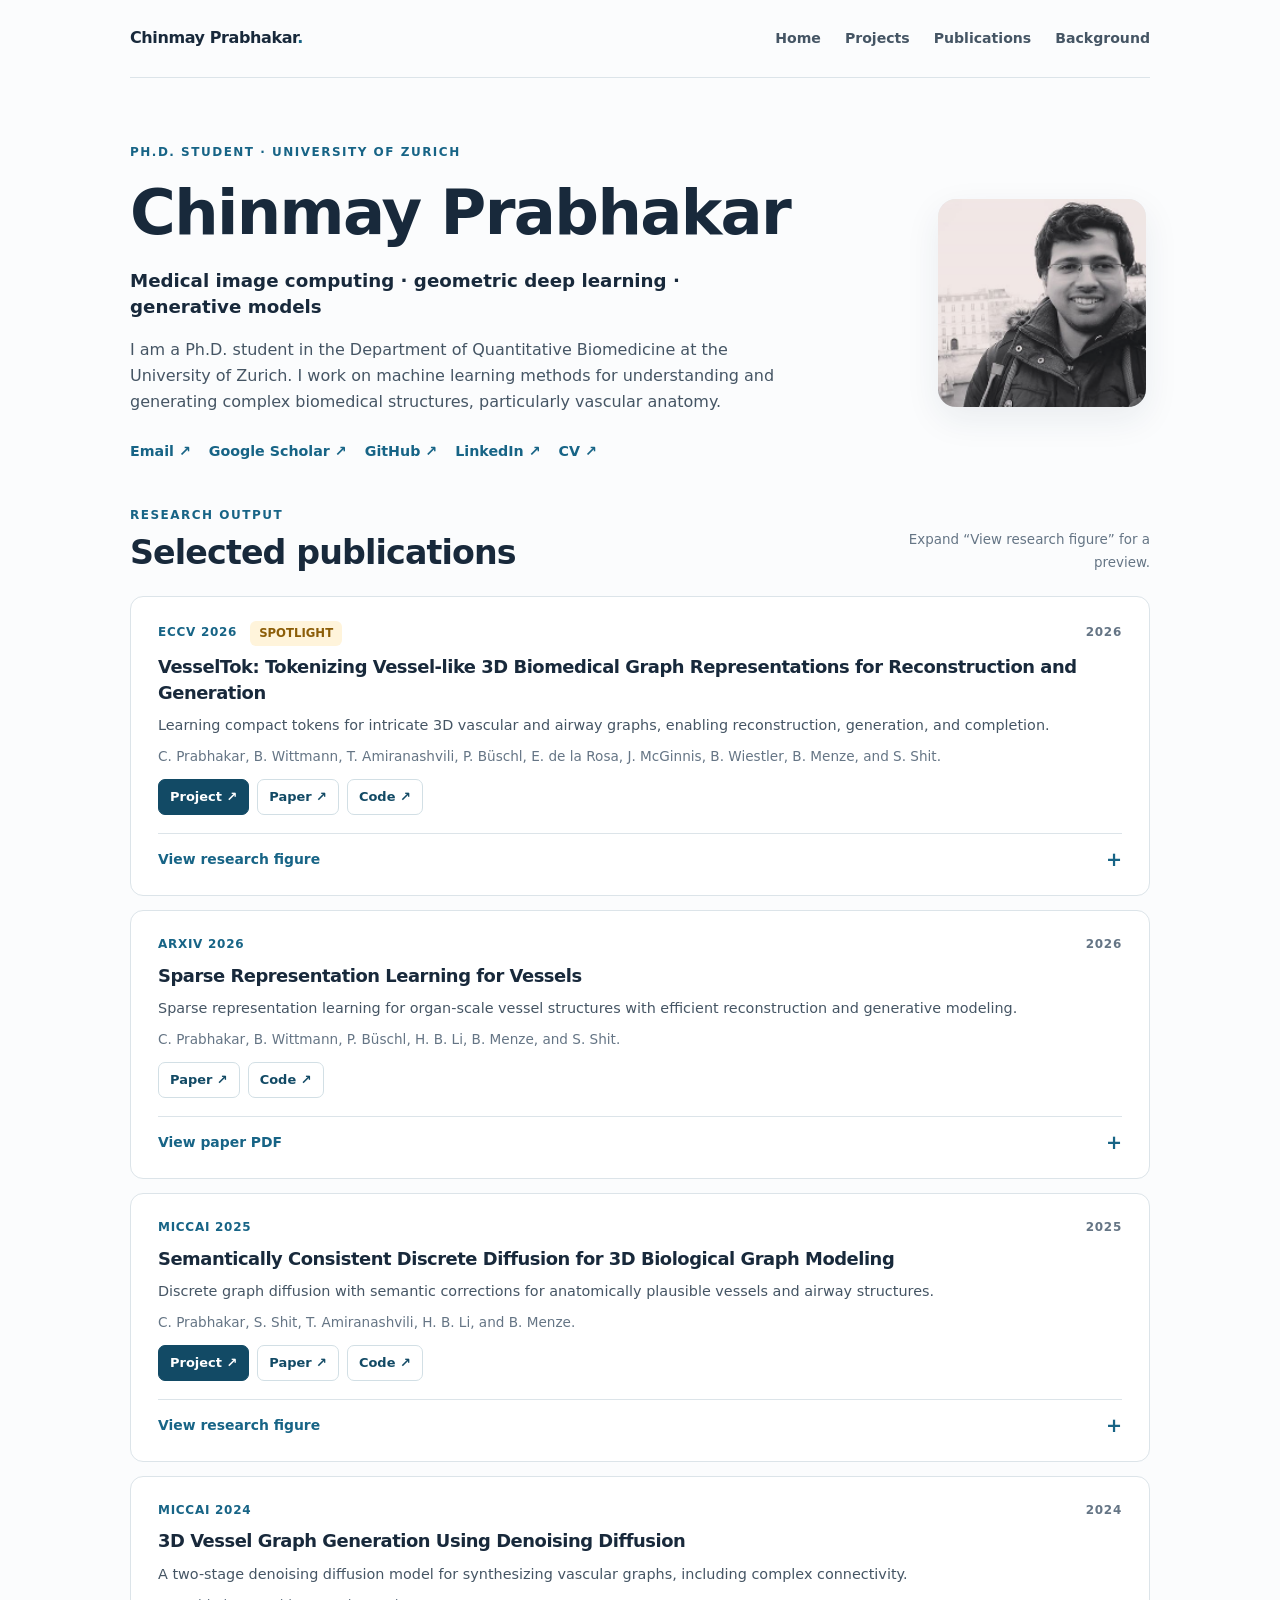
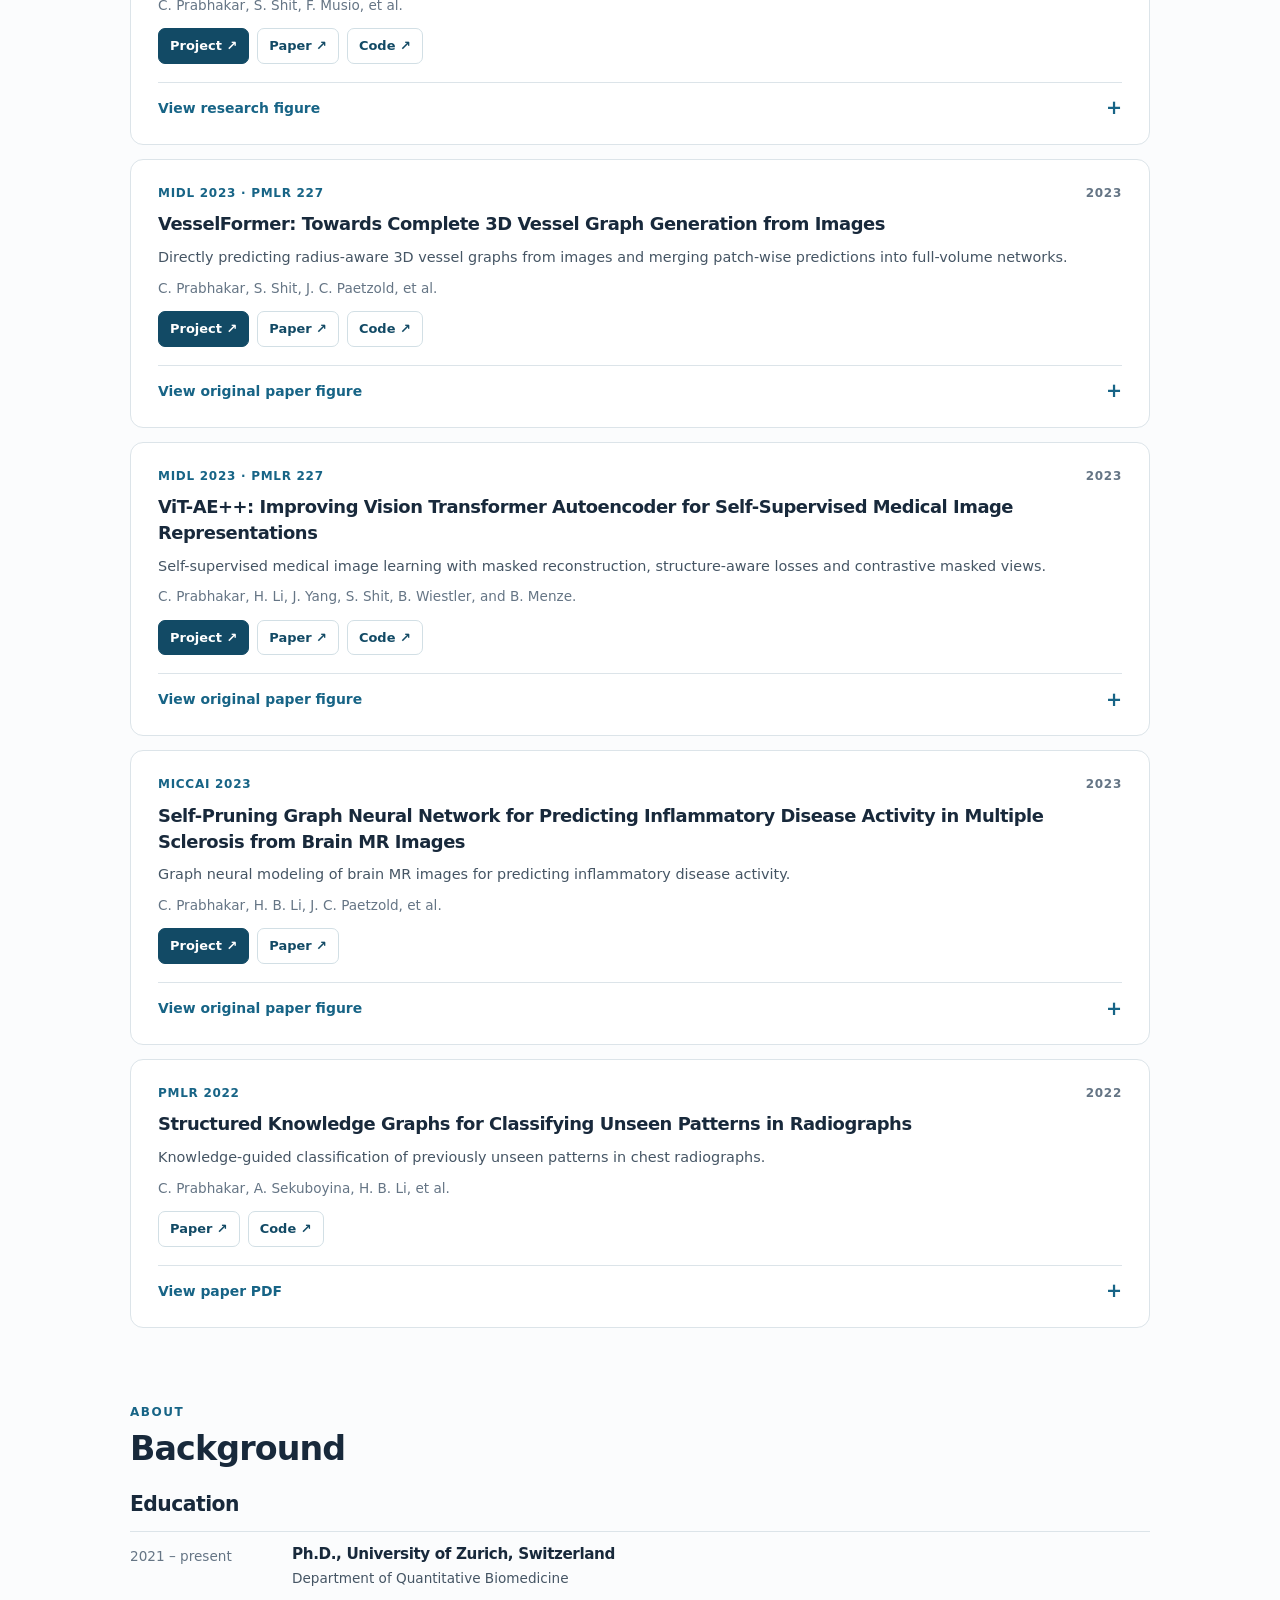
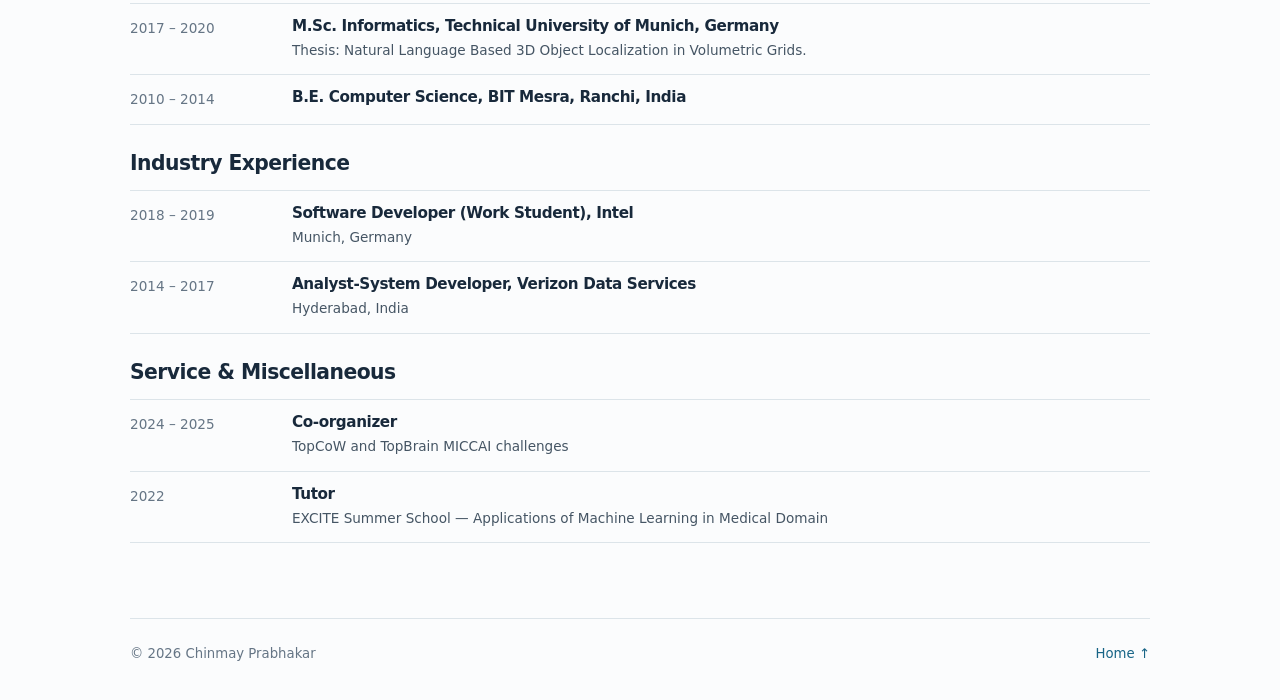
<file: index.html>
<!DOCTYPE html>

<html lang="en"><head><meta charset="utf-8"/><meta content="width=device-width, initial-scale=1" name="viewport"/><meta content="#f9fafb" name="theme-color"/><meta content="Research in medical image computing, vessel representation learning, generative modeling and geometric deep learning." name="description"/><title>Chinmay Prabhakar | Research</title><link href="style.css?v=20261014originalfigures" rel="stylesheet"/></head><body><nav aria-label="Main navigation" class="nav wrap"><a class="brand" href="index.html">Chinmay Prabhakar<span class="brand-dot">.</span></a><div class="nav-links"><a href="index.html">Home</a><a href="projects/index.html">Projects</a><a href="#publications">Publications</a><a href="#background">Background</a></div></nav><main class="wrap"><header class="hero" id="top"><div class="hero-copy"><div class="eyebrow">Ph.D. Student · University of Zurich</div><h1>Chinmay Prabhakar</h1><p class="hero-tagline">Medical image computing · geometric deep learning · generative models</p><p>I am a Ph.D. student in the Department of Quantitative Biomedicine at the University of Zurich. I work on machine learning methods for understanding and generating complex biomedical structures, particularly vascular anatomy.</p><div class="profile-links"><a href="mailto:chinmay.prabhakar@uzh.ch">Email ↗</a><a href="https://scholar.google.com/citations?user=RDR0FjUAAAAJ&amp;hl=en" rel="noopener noreferrer" target="_blank">Google Scholar ↗</a><a href="https://github.com/chinmay5" rel="noopener noreferrer" target="_blank">GitHub ↗</a><a href="https://www.linkedin.com/in/chinmay-prabhakar-0b792389/" rel="noopener noreferrer" target="_blank">LinkedIn ↗</a><a href="assets/cv.pdf" rel="noopener noreferrer" target="_blank">CV ↗</a></div></div><div class="portrait"><img alt="Portrait of Chinmay Prabhakar" height="208" src="assets/profile.png" width="208"/><div aria-hidden="true" class="portrait-initials">CP</div></div></header>
<section class="section" id="publications"><div class="section-heading"><div><p class="kicker">Research output</p><h2>Selected publications</h2></div><p class="section-aside">Expand “View research figure” for a preview.</p></div><div class="publication-list"><article class="publication" id="paper-0"><div class="pub-meta"><span>ECCV 2026</span><span class="highlight-label">Spotlight</span><span class="pub-year">2026</span></div><h3><a href="projects/vesseltok/index.html">VesselTok: Tokenizing Vessel-like 3D Biomedical Graph Representations for Reconstruction and Generation</a></h3><p class="pub-description">Learning compact tokens for intricate 3D vascular and airway graphs, enabling reconstruction, generation, and completion.</p><p class="authors">C. Prabhakar, B. Wittmann, T. Amiranashvili, P. Büschl, E. de la Rosa, J. McGinnis, B. Wiestler, B. Menze, and S. Shit.</p><div class="chips"><a class="chip chip-filled" href="projects/vesseltok/index.html">Project <span aria-hidden="true">↗</span></a><a class="chip" href="https://arxiv.org/abs/2603.18797" rel="noopener noreferrer" target="_blank">Paper <span aria-hidden="true">↗</span></a><a class="chip" href="https://github.com/chinmay5/vessel_tok" rel="noopener noreferrer" target="_blank">Code <span aria-hidden="true">↗</span></a></div><details class="preview"><summary>View research figure <span aria-hidden="true" class="plus">+</span></summary><div class="figure-frame"><img alt="VesselTok pipeline overview" class="remote-image" decoding="async" loading="lazy" src="https://raw.githubusercontent.com/chinmay5/vessel_tok/main/vesseltok_overview.png"/><div class="figure-error"><span>Figure preview is unavailable.</span><a href="https://github.com/chinmay5/vessel_tok/blob/main/vesseltok_overview.png" rel="noopener noreferrer" target="_blank">View the original figure ↗</a></div></div><p class="fig-caption">VesselTok pipeline overview.</p></details></article><article class="publication" id="paper-1"><div class="pub-meta"><span>arXiv 2026</span><span class="pub-year">2026</span></div><h3><a href="https://arxiv.org/abs/2605.01382" rel="noopener noreferrer" target="_blank">Sparse Representation Learning for Vessels</a></h3><p class="pub-description">Sparse representation learning for organ-scale vessel structures with efficient reconstruction and generative modeling.</p><p class="authors">C. Prabhakar, B. Wittmann, P. Büschl, H. B. Li, B. Menze, and S. Shit.</p><div class="chips"><a class="chip" href="https://arxiv.org/abs/2605.01382" rel="noopener noreferrer" target="_blank">Paper <span aria-hidden="true">↗</span></a><a class="chip" href="https://github.com/chinmay5/sparse_representation_learning_for_vessels" rel="noopener noreferrer" target="_blank">Code <span aria-hidden="true">↗</span></a></div><details class="preview"><summary>View paper PDF <span aria-hidden="true" class="plus">+</span></summary><div class="pdf-preview-block"><p class="fig-caption">Original publication PDF; navigate to its method figure.</p><div class="pdf-figure-embed"><object aria-label="Original published paper PDF" data="https://arxiv.org/pdf/2605.01382#page=2&amp;view=FitH" type="application/pdf"><a href="https://arxiv.org/pdf/2605.01382" rel="noopener noreferrer" target="_blank">Open original PDF ↗</a></object></div></div></details></article><article class="publication" id="paper-2"><div class="pub-meta"><span>MICCAI 2025</span><span class="pub-year">2025</span></div><h3><a href="projects/semantic-diffusion/index.html">Semantically Consistent Discrete Diffusion for 3D Biological Graph Modeling</a></h3><p class="pub-description">Discrete graph diffusion with semantic corrections for anatomically plausible vessels and airway structures.</p><p class="authors">C. Prabhakar, S. Shit, T. Amiranashvili, H. B. Li, and B. Menze.</p><div class="chips"><a class="chip chip-filled" href="projects/semantic-diffusion/index.html">Project <span aria-hidden="true">↗</span></a><a class="chip" href="https://arxiv.org/abs/2507.04856" rel="noopener noreferrer" target="_blank">Paper <span aria-hidden="true">↗</span></a><a class="chip" href="https://github.com/chinmay5/semantically_consistent_graph_generation" rel="noopener noreferrer" target="_blank">Code <span aria-hidden="true">↗</span></a></div><details class="preview"><summary>View research figure <span aria-hidden="true" class="plus">+</span></summary><div class="figure-frame"><img alt="Overview of semantically consistent discrete diffusion" class="remote-image" decoding="async" loading="lazy" src="https://raw.githubusercontent.com/chinmay5/semantically_consistent_graph_generation/main/static_resources/overview.png"/><div class="figure-error"><span>Figure preview is unavailable.</span><a href="https://github.com/chinmay5/semantically_consistent_graph_generation/blob/main/static_resources/overview.png" rel="noopener noreferrer" target="_blank">View the original figure ↗</a></div></div><p class="fig-caption">Overview of semantically consistent discrete diffusion.</p></details></article><article class="publication" id="paper-3"><div class="pub-meta"><span>MICCAI 2024</span><span class="pub-year">2024</span></div><h3><a href="projects/vessel-diffusion/index.html">3D Vessel Graph Generation Using Denoising Diffusion</a></h3><p class="pub-description">A two-stage denoising diffusion model for synthesizing vascular graphs, including complex connectivity.</p><p class="authors">C. Prabhakar, S. Shit, F. Musio, et al.</p><div class="chips"><a class="chip chip-filled" href="projects/vessel-diffusion/index.html">Project <span aria-hidden="true">↗</span></a><a class="chip" href="https://arxiv.org/abs/2407.05842" rel="noopener noreferrer" target="_blank">Paper <span aria-hidden="true">↗</span></a><a class="chip" href="https://github.com/chinmay5/vessel_diffuse" rel="noopener noreferrer" target="_blank">Code <span aria-hidden="true">↗</span></a></div><details class="preview"><summary>View research figure <span aria-hidden="true" class="plus">+</span></summary><div class="figure-frame"><img alt="3D vessel graph diffusion overview" class="remote-image" decoding="async" loading="lazy" src="https://raw.githubusercontent.com/chinmay5/vessel_diffuse/main/static_resources/main_fig.png"/><div class="figure-error"><span>Figure preview is unavailable.</span><a href="https://github.com/chinmay5/vessel_diffuse/blob/main/static_resources/main_fig.png" rel="noopener noreferrer" target="_blank">View the original figure ↗</a></div></div><p class="fig-caption">3D vessel graph diffusion overview.</p></details></article><article class="publication" id="paper-4"><div class="pub-meta"><span>MIDL 2023 · PMLR 227</span><span class="pub-year">2023</span></div><h3><a href="projects/vesselformer/index.html">VesselFormer: Towards Complete 3D Vessel Graph Generation from Images</a></h3><p class="pub-description">Directly predicting radius-aware 3D vessel graphs from images and merging patch-wise predictions into full-volume networks.</p><p class="authors">C. Prabhakar, S. Shit, J. C. Paetzold, et al.</p><div class="chips"><a class="chip chip-filled" href="projects/vesselformer/index.html">Project ↗</a><a class="chip" href="https://proceedings.mlr.press/v227/prabhakar24a.html" rel="noopener noreferrer" target="_blank">Paper <span aria-hidden="true">↗</span></a><a class="chip" href="https://github.com/chinmay5/vesselformer" rel="noopener noreferrer" target="_blank">Code <span aria-hidden="true">↗</span></a></div><details class="preview"><summary>View original paper figure <span aria-hidden="true" class="plus">+</span></summary><div class="inline-figure-block"><div class="original-paper-figure"><div class="figure-frame"><img alt="VesselFormer published Figure 2, patch-wise graph extraction and VesselMerger" class="remote-image" decoding="async" loading="lazy" src="assets/papers/vesselformer/figure2_pipeline.png"/><div class="figure-error"><span>The figure preview could not be loaded.</span></div></div><p class="fig-caption">VesselFormer Figure 2 from the published MIDL paper.</p></div></div></details></article><article class="publication" id="paper-5"><div class="pub-meta"><span>MIDL 2023 · PMLR 227</span><span class="pub-year">2023</span></div><h3><a href="projects/vit-ae-plus-plus/index.html">ViT-AE++: Improving Vision Transformer Autoencoder for Self-Supervised Medical Image Representations</a></h3><p class="pub-description">Self-supervised medical image learning with masked reconstruction, structure-aware losses and contrastive masked views.</p><p class="authors">C. Prabhakar, H. Li, J. Yang, S. Shit, B. Wiestler, and B. Menze.</p><div class="chips"><a class="chip chip-filled" href="projects/vit-ae-plus-plus/index.html">Project ↗</a><a class="chip" href="https://proceedings.mlr.press/v227/prabhakar24b.html" rel="noopener noreferrer" target="_blank">Paper <span aria-hidden="true">↗</span></a><a class="chip" href="https://github.com/chinmay5/vit_ae_plus_plus" rel="noopener noreferrer" target="_blank">Code <span aria-hidden="true">↗</span></a></div><details class="preview"><summary>View original paper figure <span aria-hidden="true" class="plus">+</span></summary><div aria-label="Original paper figure" class="inline-figure-block"><div class="figure-frame"><img alt="ViT-AE++ Figure 1 (original paper architecture)." class="remote-image" decoding="async" loading="lazy" src="https://ar5iv.labs.arxiv.org/html/2301.07382/assets/fig/main_ViT.png"/><div class="figure-error"><span>Paper figure could not be loaded.</span><a href="https://ar5iv.labs.arxiv.org/html/2301.07382/assets/fig/main_ViT.png" rel="noopener noreferrer" target="_blank">Open original figure ↗</a></div></div><p class="fig-caption">ViT-AE++ Figure 1 (original paper architecture).</p></div></details></article><article class="publication" id="paper-6"><div class="pub-meta"><span>MICCAI 2023</span><span class="pub-year">2023</span></div><h3><a href="projects/ms-self-pruning/index.html">Self-Pruning Graph Neural Network for Predicting Inflammatory Disease Activity in Multiple Sclerosis from Brain MR Images</a></h3><p class="pub-description">Graph neural modeling of brain MR images for predicting inflammatory disease activity.</p><p class="authors">C. Prabhakar, H. B. Li, J. C. Paetzold, et al.</p><div class="chips"><a class="chip chip-filled" href="projects/ms-self-pruning/index.html">Project <span aria-hidden="true">↗</span></a><a class="chip" href="https://arxiv.org/abs/2308.16863" rel="noopener noreferrer" target="_blank">Paper <span aria-hidden="true">↗</span></a></div><details class="preview"><summary>View original paper figure <span aria-hidden="true" class="plus">+</span></summary><div class="inline-figure-block"><div class="original-paper-figure"><div class="figure-frame"><img alt="Original Figure 1 from the MICCAI 2023 paper: lesion detection, lesion graph processing, self-pruning and prediction" class="remote-image" decoding="async" loading="lazy" src="assets/papers/ms-self-pruning/figure1_pipeline.png"/><div class="figure-error"><span>The image could not be displayed.</span></div></div><p class="fig-caption">Figure 1 from the paper: lesion detection, graph processing and self-pruning for disease activity prediction.</p></div></div></details></article><article class="publication" id="paper-7"><div class="pub-meta"><span>PMLR 2022</span><span class="pub-year">2022</span></div><h3><a href="https://proceedings.mlr.press/v194/prabhakar22a.html" rel="noopener noreferrer" target="_blank">Structured Knowledge Graphs for Classifying Unseen Patterns in Radiographs</a></h3><p class="pub-description">Knowledge-guided classification of previously unseen patterns in chest radiographs.</p><p class="authors">C. Prabhakar, A. Sekuboyina, H. B. Li, et al.</p><div class="chips"><a class="chip" href="https://proceedings.mlr.press/v194/prabhakar22a.html" rel="noopener noreferrer" target="_blank">Paper <span aria-hidden="true">↗</span></a><a class="chip" href="https://github.com/chinmay5/ml-cxr-gzsl-kg" rel="noopener noreferrer" target="_blank">Code <span aria-hidden="true">↗</span></a></div><details class="preview"><summary>View paper PDF <span aria-hidden="true" class="plus">+</span></summary><div class="pdf-preview-block"><p class="fig-caption">Original publication PDF; navigate to its method figure.</p><div class="pdf-figure-embed"><object aria-label="Original published paper PDF" data="https://proceedings.mlr.press/v194/prabhakar22a/prabhakar22a.pdf#page=2&amp;view=FitH" type="application/pdf"><a href="https://proceedings.mlr.press/v194/prabhakar22a/prabhakar22a.pdf" rel="noopener noreferrer" target="_blank">Open original PDF ↗</a></object></div></div></details></article></div></section>
<section class="section" id="background"><div class="section-heading"><div><p class="kicker">About</p><h2>Background</h2></div></div><div class="background-grid"><section class="background-section"><h2>Education</h2><div class="timeline"><div class="timeline-item"><div class="timeline-year">2021 – present</div><div><h3>Ph.D., University of Zurich, Switzerland</h3><p>Department of Quantitative Biomedicine</p></div></div><div class="timeline-item"><div class="timeline-year">2017 – 2020</div><div><h3>M.Sc. Informatics, Technical University of Munich, Germany</h3><p>Thesis: Natural Language Based 3D Object Localization in Volumetric Grids.</p></div></div><div class="timeline-item"><div class="timeline-year">2010 – 2014</div><div><h3>B.E. Computer Science, BIT Mesra, Ranchi, India</h3></div></div></div></section><section class="background-section"><h2>Industry Experience</h2><div class="timeline"><div class="timeline-item"><div class="timeline-year">2018 – 2019</div><div><h3>Software Developer (Work Student), Intel</h3><p>Munich, Germany</p></div></div><div class="timeline-item"><div class="timeline-year">2014 – 2017</div><div><h3>Analyst-System Developer, Verizon Data Services</h3><p>Hyderabad, India</p></div></div></div></section><section class="background-section"><h2>Service &amp; Miscellaneous</h2><div class="timeline"><div class="timeline-item"><div class="timeline-year">2024 – 2025</div><div><h3>Co-organizer</h3><p>TopCoW and TopBrain MICCAI challenges</p></div></div><div class="timeline-item"><div class="timeline-year">2022</div><div><h3>Tutor</h3><p>EXCITE Summer School — Applications of Machine Learning in Medical Domain</p></div></div></div></section></div></section></main><footer class="site-footer wrap"><span>© <span data-current-year="">2026</span> Chinmay Prabhakar</span><a href="index.html">Home ↑</a></footer><script>document.querySelectorAll('.remote-image').forEach(img=>{const frame=img.closest('.figure-frame');const fail=()=>frame?.classList.add('image-failed');const load=()=>frame?.classList.add('image-ready');img.addEventListener('error',fail);img.addEventListener('load',load);if(img.complete){if(img.naturalWidth)load();else fail()}});document.querySelectorAll('.portrait img').forEach(img=>{img.addEventListener('error',()=>img.closest('.portrait')?.classList.add('image-failed'));if(img.complete&&!img.naturalWidth)img.closest('.portrait')?.classList.add('image-failed')});document.querySelectorAll('[data-current-year]').forEach(el=>el.textContent=new Date().getFullYear());</script></body></html>
</file>
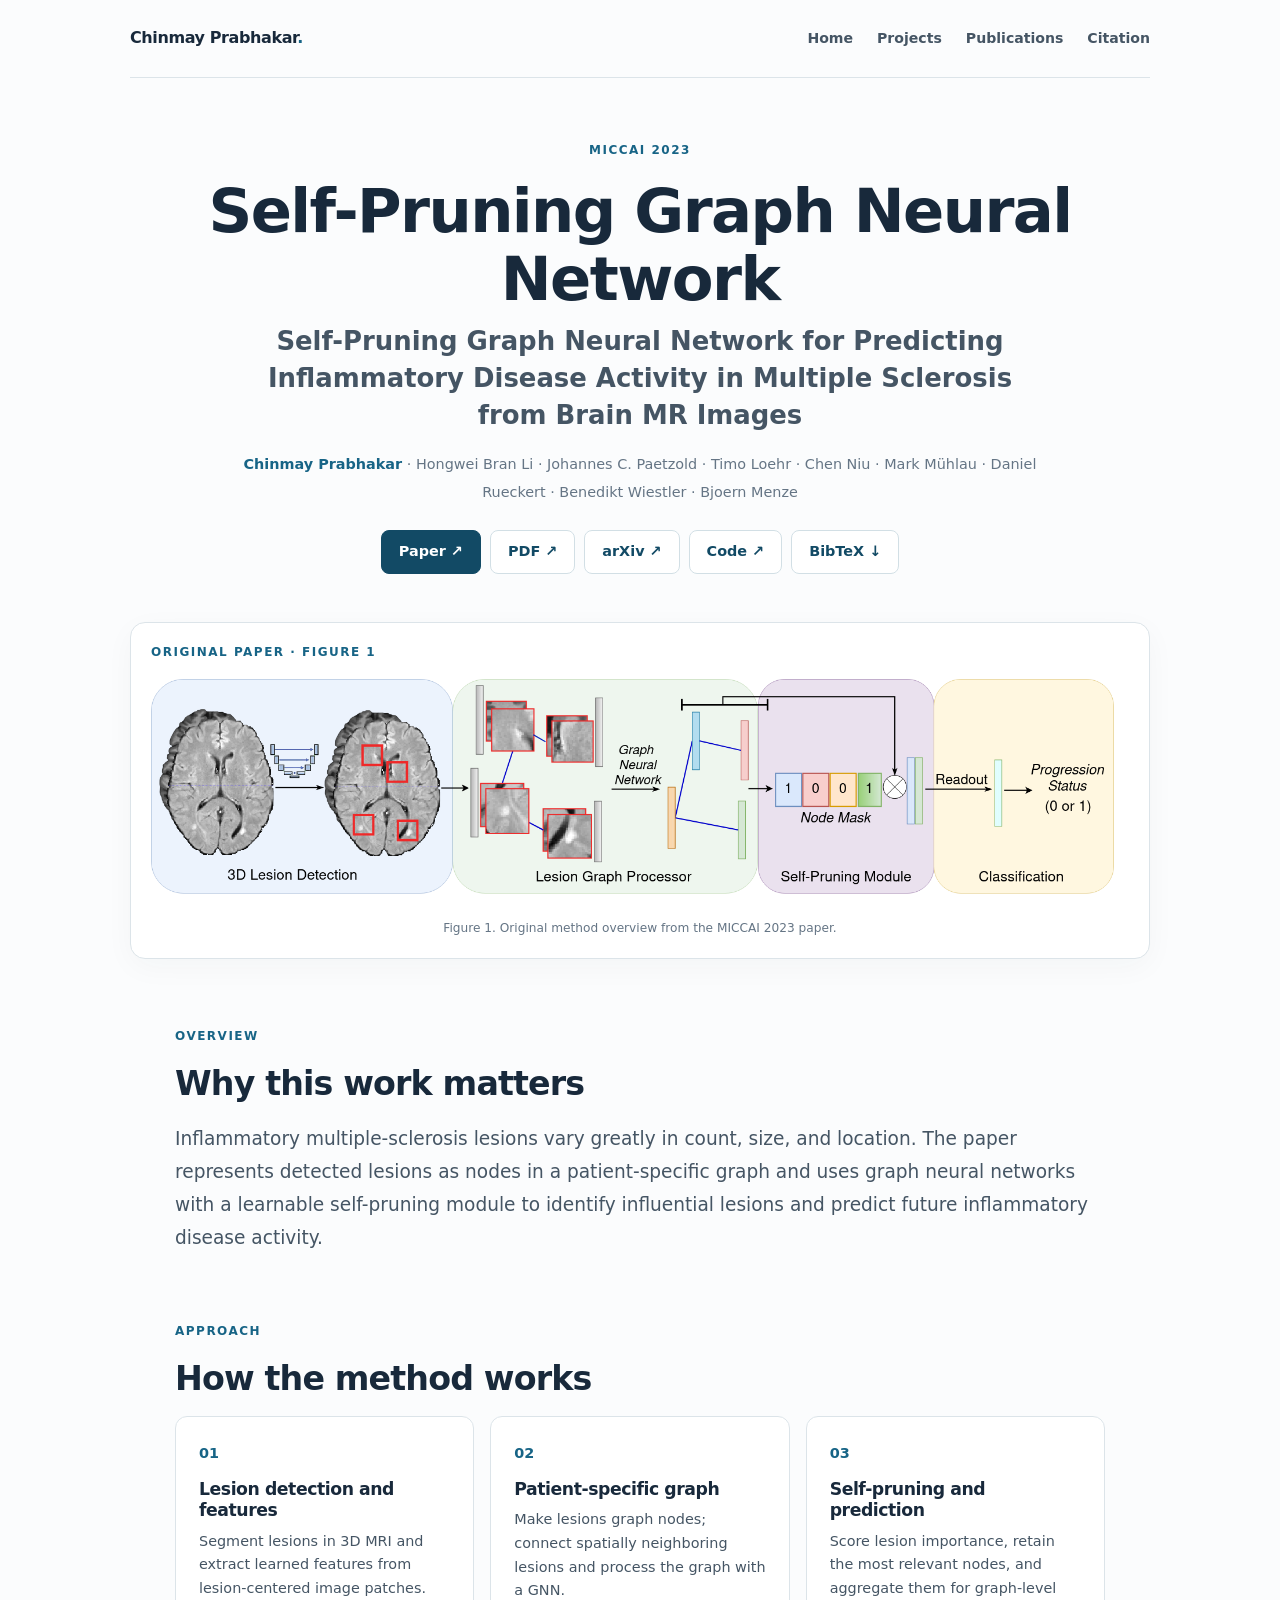
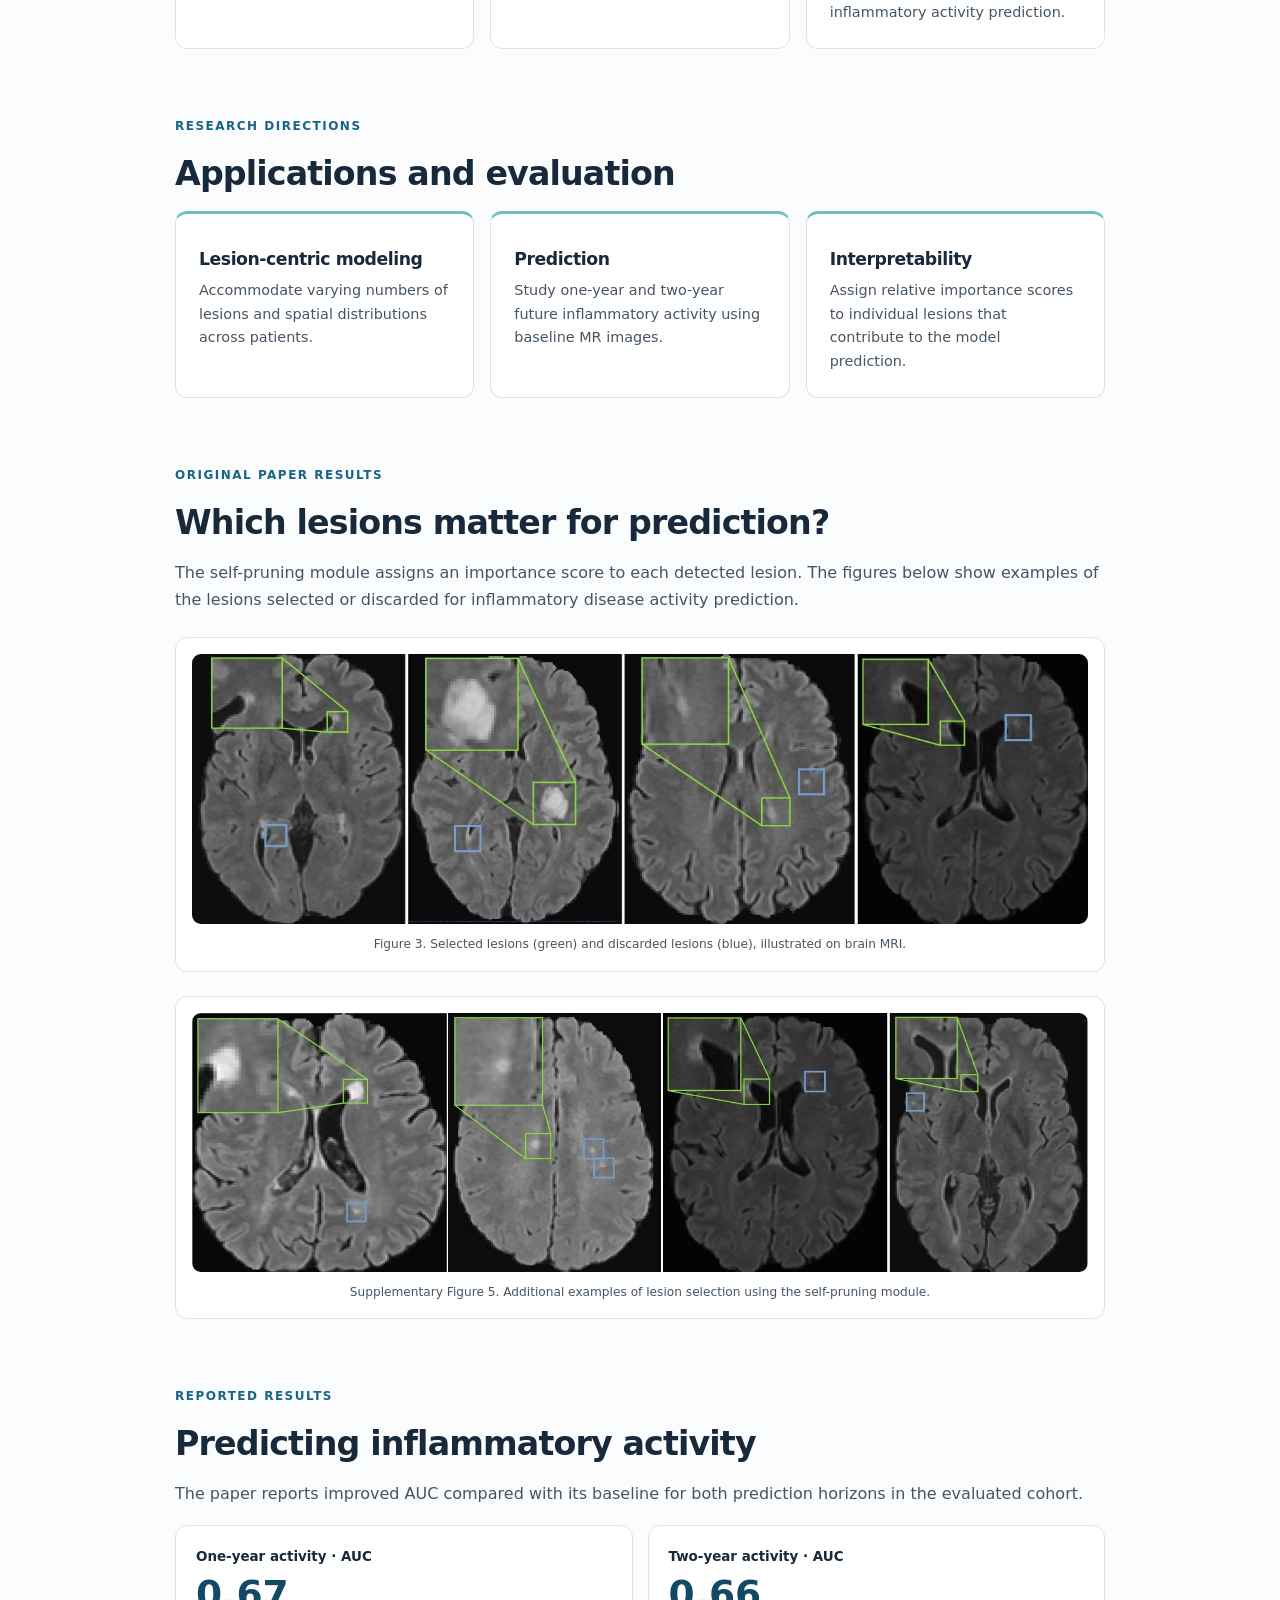
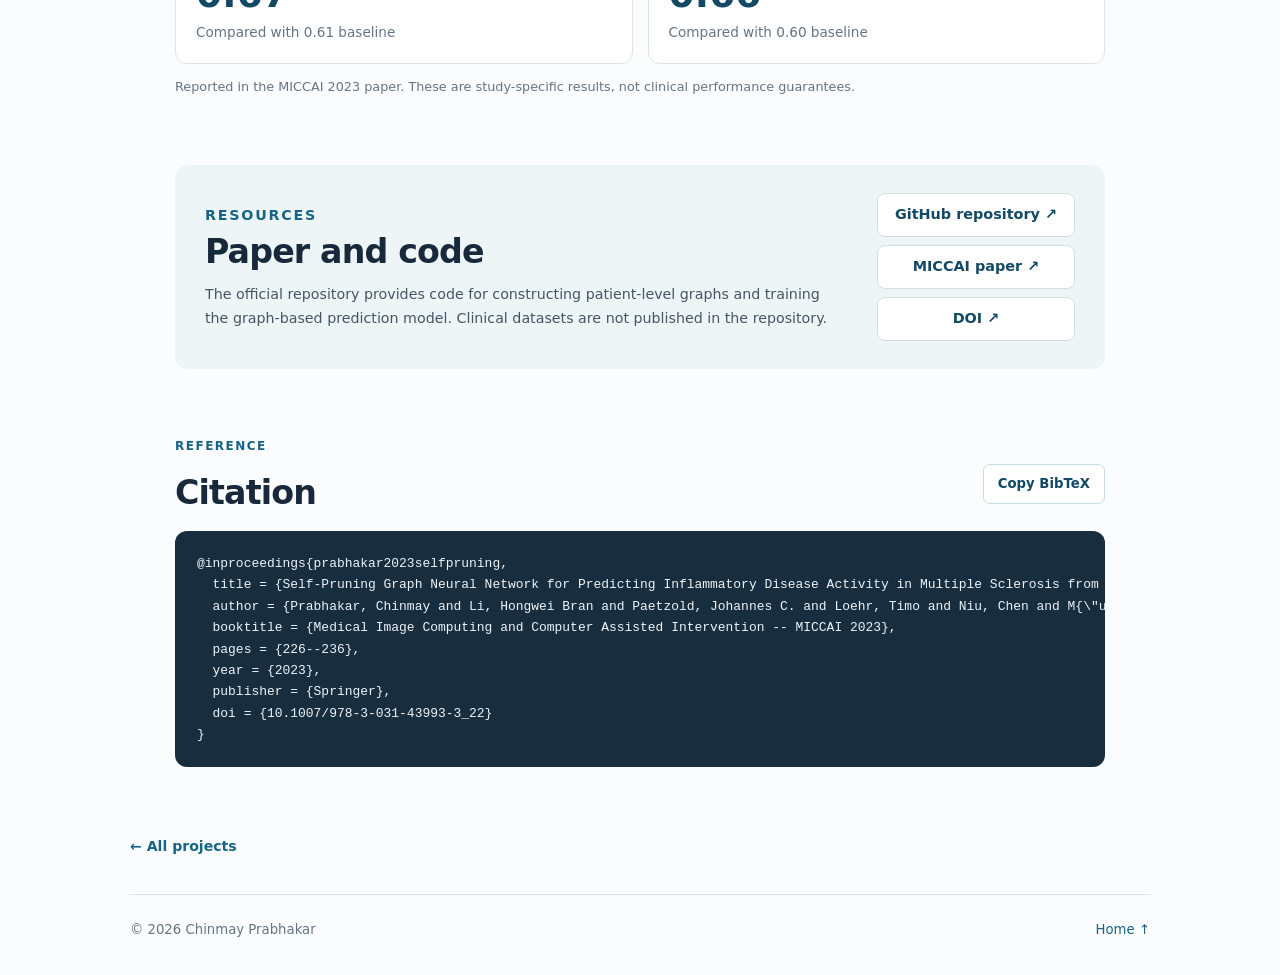
<file: projects/ms-self-pruning/index.html>
<!DOCTYPE html>

<html lang="en"><head><meta charset="utf-8"/><meta content="width=device-width, initial-scale=1" name="viewport"/><meta content="#f9fafb" name="theme-color"/><meta content="Self-Pruning Graph Neural Network for Predicting Inflammatory Disease Activity in Multiple Sclerosis from Brain MR Images — MICCAI 2023" name="description"/><title>Self-Pruning Graph Neural Network | MICCAI 2023</title><link href="../../style.css?v=20261014originalfigures" rel="stylesheet"/></head><body>
<nav aria-label="Main navigation" class="nav wrap"><a class="brand" href="../../index.html">Chinmay Prabhakar<span class="brand-dot">.</span></a><div class="nav-links"><a href="../../index.html">Home</a><a href="../index.html">Projects</a><a href="../../index.html#publications">Publications</a><a href="#citation">Citation</a></div></nav>
<main class="wrap project-layout">
<header class="project-intro"><p class="eyebrow">MICCAI 2023</p><h1 class="miccai-title">Self-Pruning Graph Neural Network</h1><p class="project-subtitle">Self-Pruning Graph Neural Network for Predicting Inflammatory Disease Activity in Multiple Sclerosis from Brain MR Images</p><p class="project-authors"><a href="../../index.html">Chinmay Prabhakar</a> · Hongwei Bran Li · Johannes C. Paetzold · Timo Loehr · Chen Niu · Mark Mühlau · Daniel Rueckert · Benedikt Wiestler · Bjoern Menze</p><div class="project-buttons"><a class="primary-button" href="https://conferences.miccai.org/2023/papers/580-Paper1619.html" rel="noopener noreferrer" target="_blank">Paper ↗</a><a href="https://arxiv.org/pdf/2308.16863" rel="noopener noreferrer" target="_blank">PDF ↗</a><a href="https://arxiv.org/abs/2308.16863" rel="noopener noreferrer" target="_blank">arXiv ↗</a><a href="https://github.com/chinmay5/ms_ida" rel="noopener noreferrer" target="_blank">Code ↗</a><a href="#citation">BibTeX ↓</a></div></header>
<section aria-label="Original paper framework Figure 1" class="project-overview"><p class="kicker">Original paper · Figure 1</p><div class="original-paper-figure"><div class="figure-frame"><img alt="Original paper Figure 1: MRI lesion detection, lesion graph processor, self-pruning module and classification" class="remote-image" decoding="async" loading="lazy" src="../../assets/papers/ms-self-pruning/figure1_pipeline.png"/><div class="figure-error"><span>The image could not be displayed.</span></div></div><p class="fig-caption">Figure 1. Original method overview from the MICCAI 2023 paper.</p></div></section>
<section class="project-content" id="overview"><p class="kicker">Overview</p><h2>Why this work matters</h2><p class="large-lead">Inflammatory multiple-sclerosis lesions vary greatly in count, size, and location. The paper represents detected lesions as nodes in a patient-specific graph and uses graph neural networks with a learnable self-pruning module to identify influential lesions and predict future inflammatory disease activity.</p></section>
<section class="project-content"><p class="kicker">Approach</p><h2>How the method works</h2><div class="step-grid"><article><span>01</span><h3>Lesion detection and features</h3><p>Segment lesions in 3D MRI and extract learned features from lesion-centered image patches.</p></article><article><span>02</span><h3>Patient-specific graph</h3><p>Make lesions graph nodes; connect spatially neighboring lesions and process the graph with a GNN.</p></article><article><span>03</span><h3>Self-pruning and prediction</h3><p>Score lesion importance, retain the most relevant nodes, and aggregate them for graph-level inflammatory activity prediction.</p></article></div></section>
<section class="project-content"><p class="kicker">Research directions</p><h2>Applications and evaluation</h2><div class="step-grid simple"><article><h3>Lesion-centric modeling</h3><p>Accommodate varying numbers of lesions and spatial distributions across patients.</p></article><article><h3>Prediction</h3><p>Study one-year and two-year future inflammatory activity using baseline MR images.</p></article><article><h3>Interpretability</h3><p>Assign relative importance scores to individual lesions that contribute to the model prediction.</p></article></div></section>
<section class="project-content original-figures-section"><p class="kicker">Original paper results</p><h2>Which lesions matter for prediction?</h2><p>The self-pruning module assigns an importance score to each detected lesion. The figures below show examples of the lesions selected or discarded for inflammatory disease activity prediction.</p><div class="original-figure-gallery"><div class="original-paper-figure"><div class="figure-frame"><img alt="Original MICCAI 2023 Figure 3: multiple sclerosis MRI with green boxes for selected lesions and blue boxes for discarded lesions" class="remote-image" decoding="async" loading="lazy" src="../../assets/papers/ms-self-pruning/figure3_lesion_selection.jpg"/><div class="figure-error"><span>The image could not be displayed.</span></div></div><p class="fig-caption">Figure 3. Selected lesions (green) and discarded lesions (blue), illustrated on brain MRI.</p></div><div class="original-paper-figure"><div class="figure-frame"><img alt="Original MICCAI 2023 supplementary Figure 5: examples of salient lesions selected by the self-pruning module" class="remote-image" decoding="async" loading="lazy" src="../../assets/papers/ms-self-pruning/figure5_additional_lesions.jpg"/><div class="figure-error"><span>The image could not be displayed.</span></div></div><p class="fig-caption">Supplementary Figure 5. Additional examples of lesion selection using the self-pruning module.</p></div></div></section><section class="project-content evidence-panel"><p class="kicker">Reported results</p><h2>Predicting inflammatory activity</h2><p>The paper reports improved AUC compared with its baseline for both prediction horizons in the evaluated cohort.</p><div class="metric-row"><article><span class="metric-label">One-year activity · AUC</span><strong>0.67</strong><span>Compared with 0.61 baseline</span></article><article><span class="metric-label">Two-year activity · AUC</span><strong>0.66</strong><span>Compared with 0.60 baseline</span></article></div><p class="citation-note">Reported in the MICCAI 2023 paper. These are study-specific results, not clinical performance guarantees.</p></section>
<section class="project-content resources"><div><p class="kicker">Resources</p><h2>Paper and code</h2><p>The official repository provides code for constructing patient-level graphs and training the graph-based prediction model. Clinical datasets are not published in the repository.</p></div><div class="resource-links"><a href="https://github.com/chinmay5/ms_ida" rel="noopener noreferrer" target="_blank">GitHub repository ↗</a><a href="https://conferences.miccai.org/2023/papers/580-Paper1619.html" rel="noopener noreferrer" target="_blank">MICCAI paper ↗</a><a href="https://doi.org/10.1007/978-3-031-43993-3_22" rel="noopener noreferrer" target="_blank">DOI ↗</a></div></section>
<section class="project-content citation" id="citation"><div class="citation-heading"><div><p class="kicker">Reference</p><h2>Citation</h2></div><button class="copy-button" id="copy-citation" type="button">Copy BibTeX</button></div><pre class="bibtex" id="bibtex"><code>@inproceedings{prabhakar2023selfpruning,
  title = {Self-Pruning Graph Neural Network for Predicting Inflammatory Disease Activity in Multiple Sclerosis from Brain MR Images},
  author = {Prabhakar, Chinmay and Li, Hongwei Bran and Paetzold, Johannes C. and Loehr, Timo and Niu, Chen and M{\"u}hlau, Mark and Rueckert, Daniel and Wiestler, Benedikt and Menze, Bjoern},
  booktitle = {Medical Image Computing and Computer Assisted Intervention -- MICCAI 2023},
  pages = {226--236},
  year = {2023},
  publisher = {Springer},
  doi = {10.1007/978-3-031-43993-3_22}
}</code></pre></section>
<p class="back-line"><a href="../index.html">← All projects</a></p>
</main><footer class="site-footer wrap"><span>© <span data-current-year="">2026</span> Chinmay Prabhakar</span><a href="../../index.html">Home ↑</a></footer><script>document.querySelectorAll('.remote-image').forEach(img=>{const frame=img.closest('.figure-frame');const fail=()=>frame?.classList.add('image-failed');const load=()=>frame?.classList.add('image-ready');img.addEventListener('error',fail);img.addEventListener('load',load);if(img.complete){if(img.naturalWidth)load();else fail()}});document.querySelectorAll('.portrait img').forEach(img=>{img.addEventListener('error',()=>img.closest('.portrait')?.classList.add('image-failed'));if(img.complete&&!img.naturalWidth)img.closest('.portrait')?.classList.add('image-failed')});document.querySelectorAll('[data-current-year]').forEach(el=>el.textContent=new Date().getFullYear());</script><script>document.getElementById('copy-citation').addEventListener('click',async function(){const txt=document.querySelector('#bibtex code').textContent;try{await navigator.clipboard.writeText(txt);this.textContent='Copied';}catch(e){const selection=window.getSelection();const range=document.createRange();range.selectNodeContents(document.querySelector('#bibtex code'));selection.removeAllRanges();selection.addRange(range);this.textContent='Select and copy';}})</script></body></html>
</file>
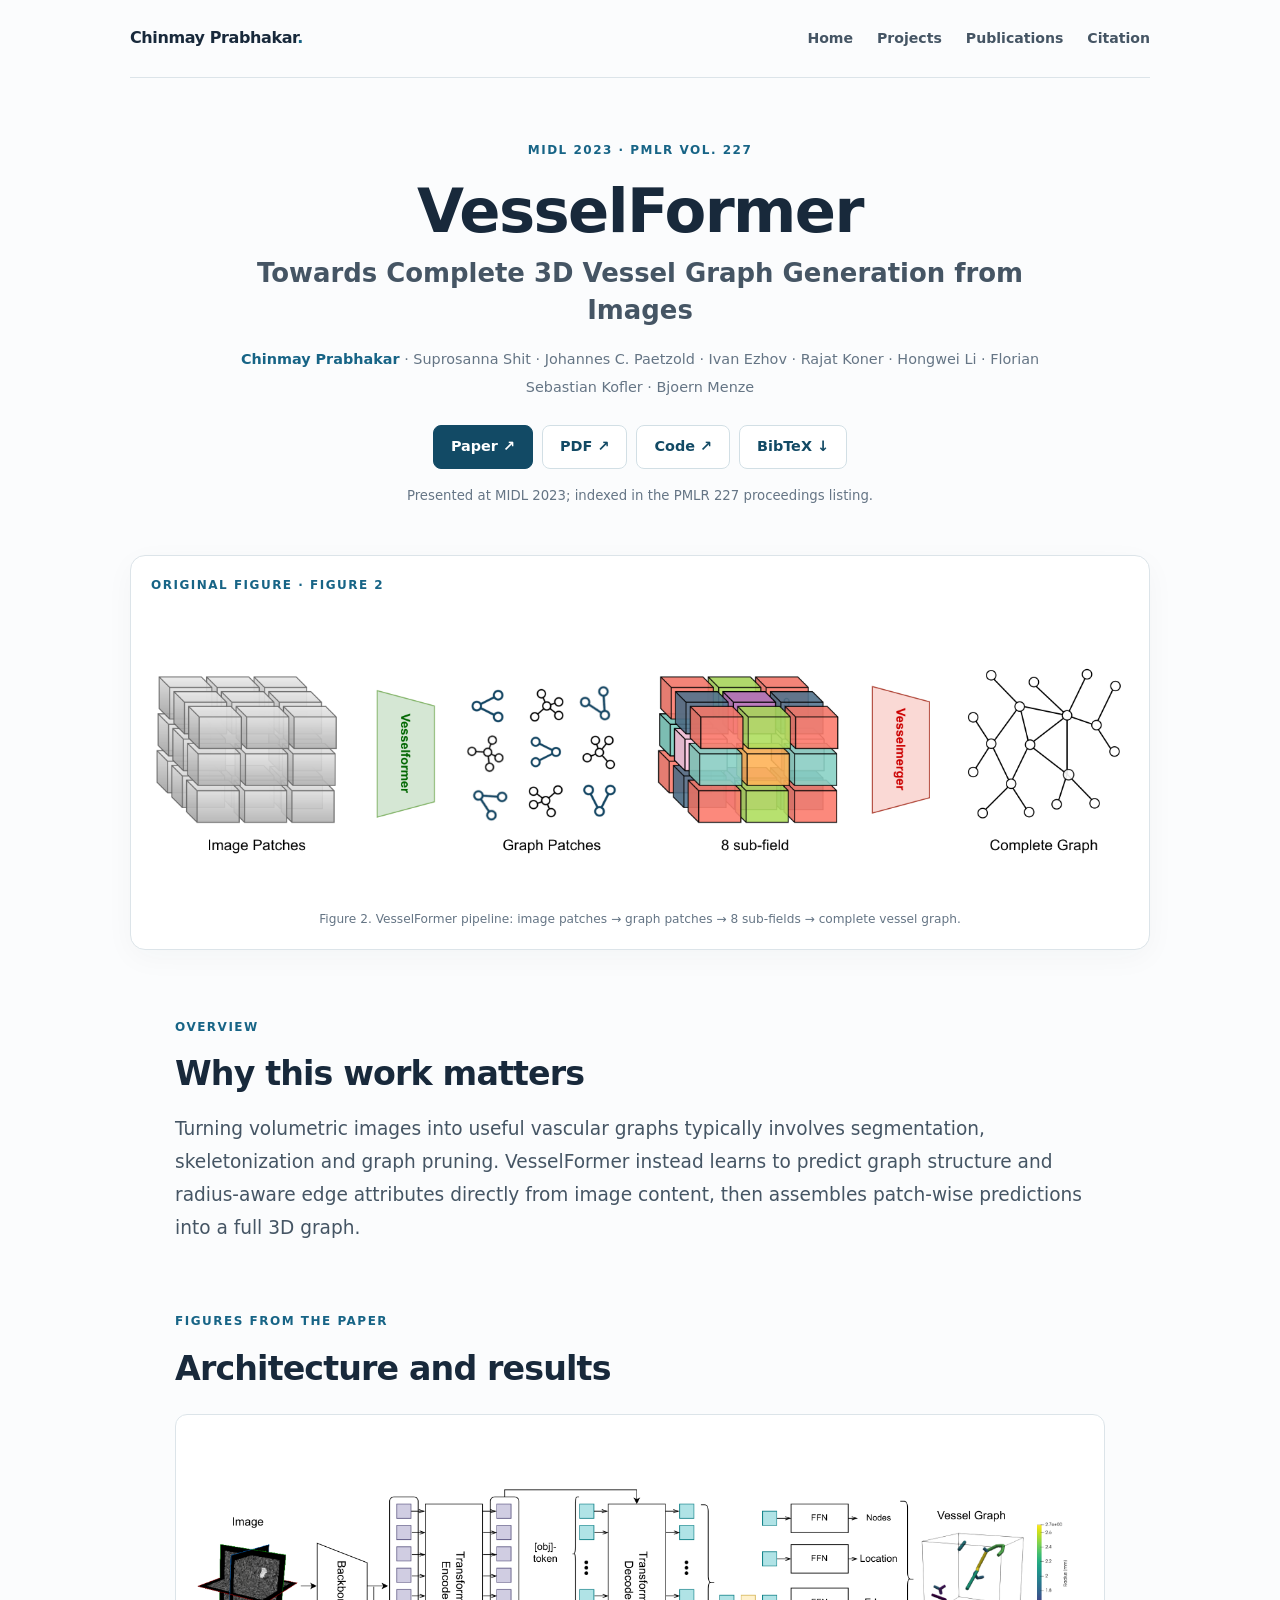
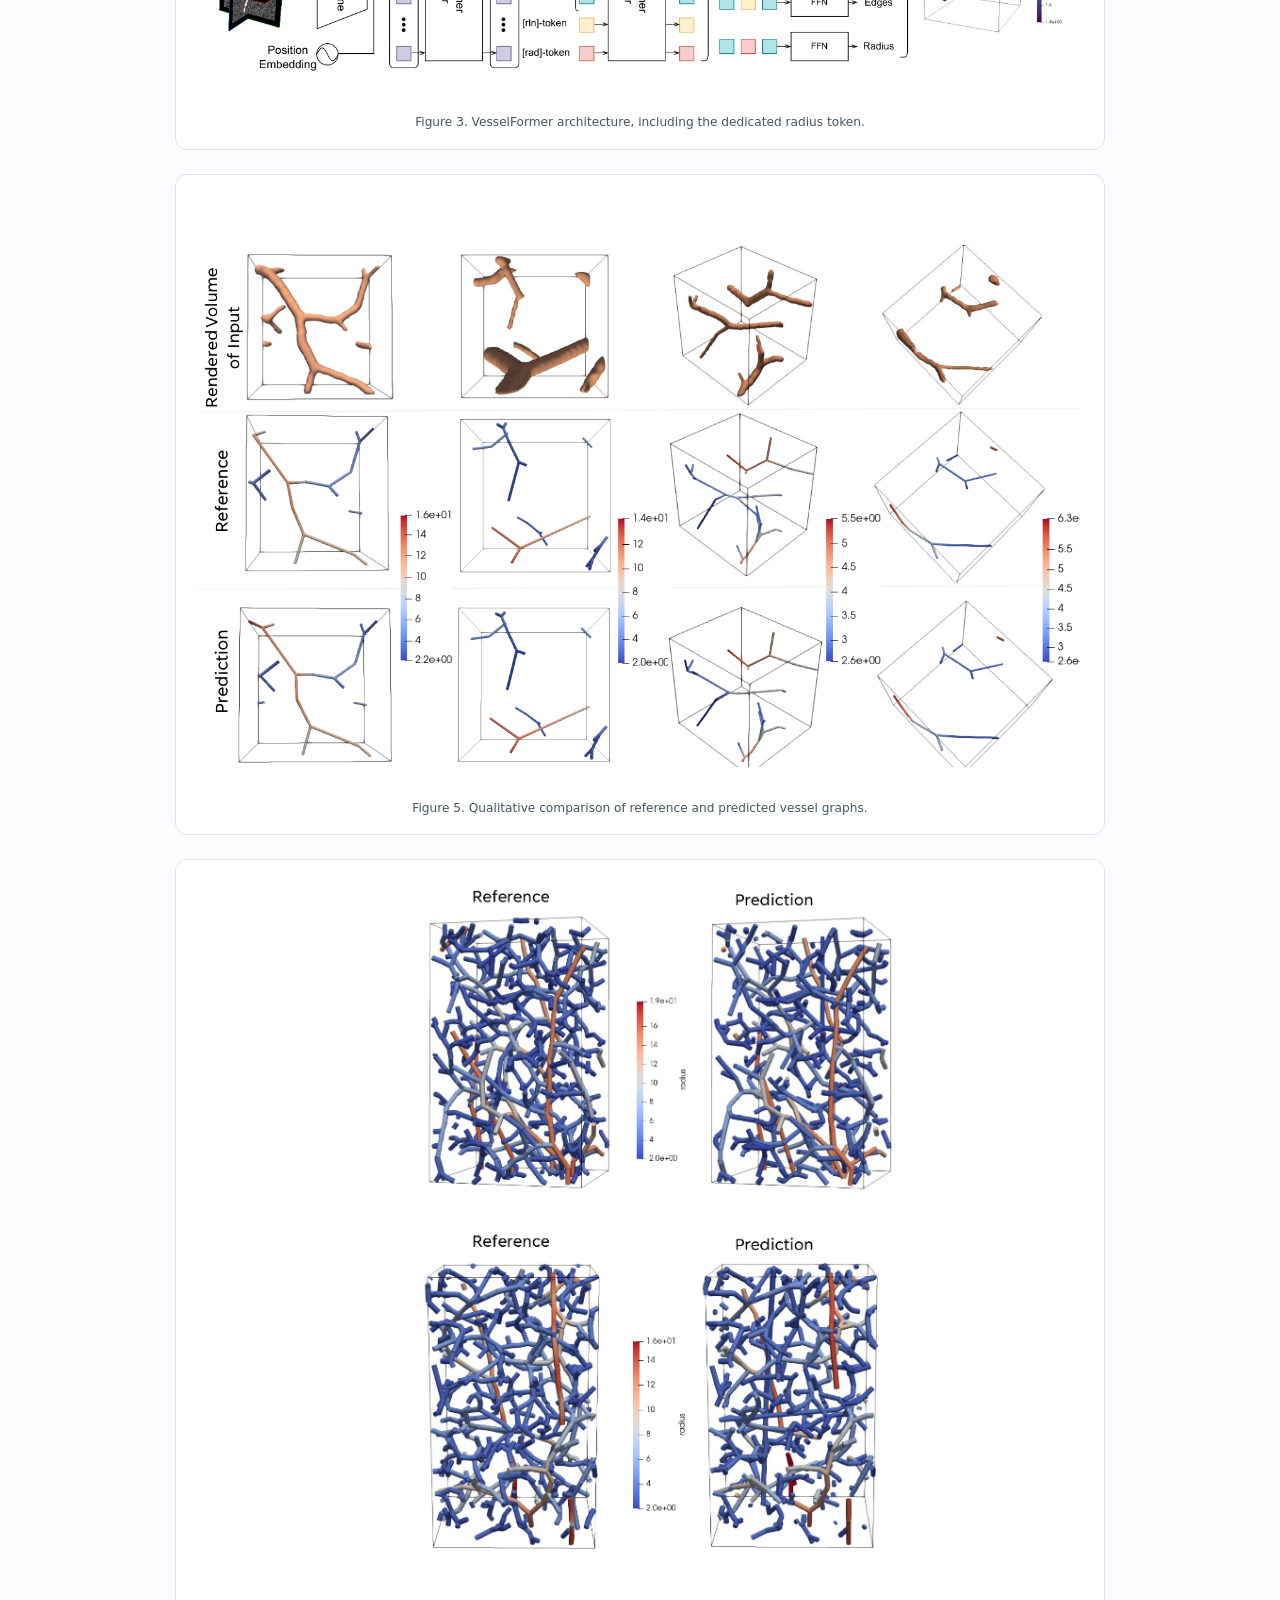
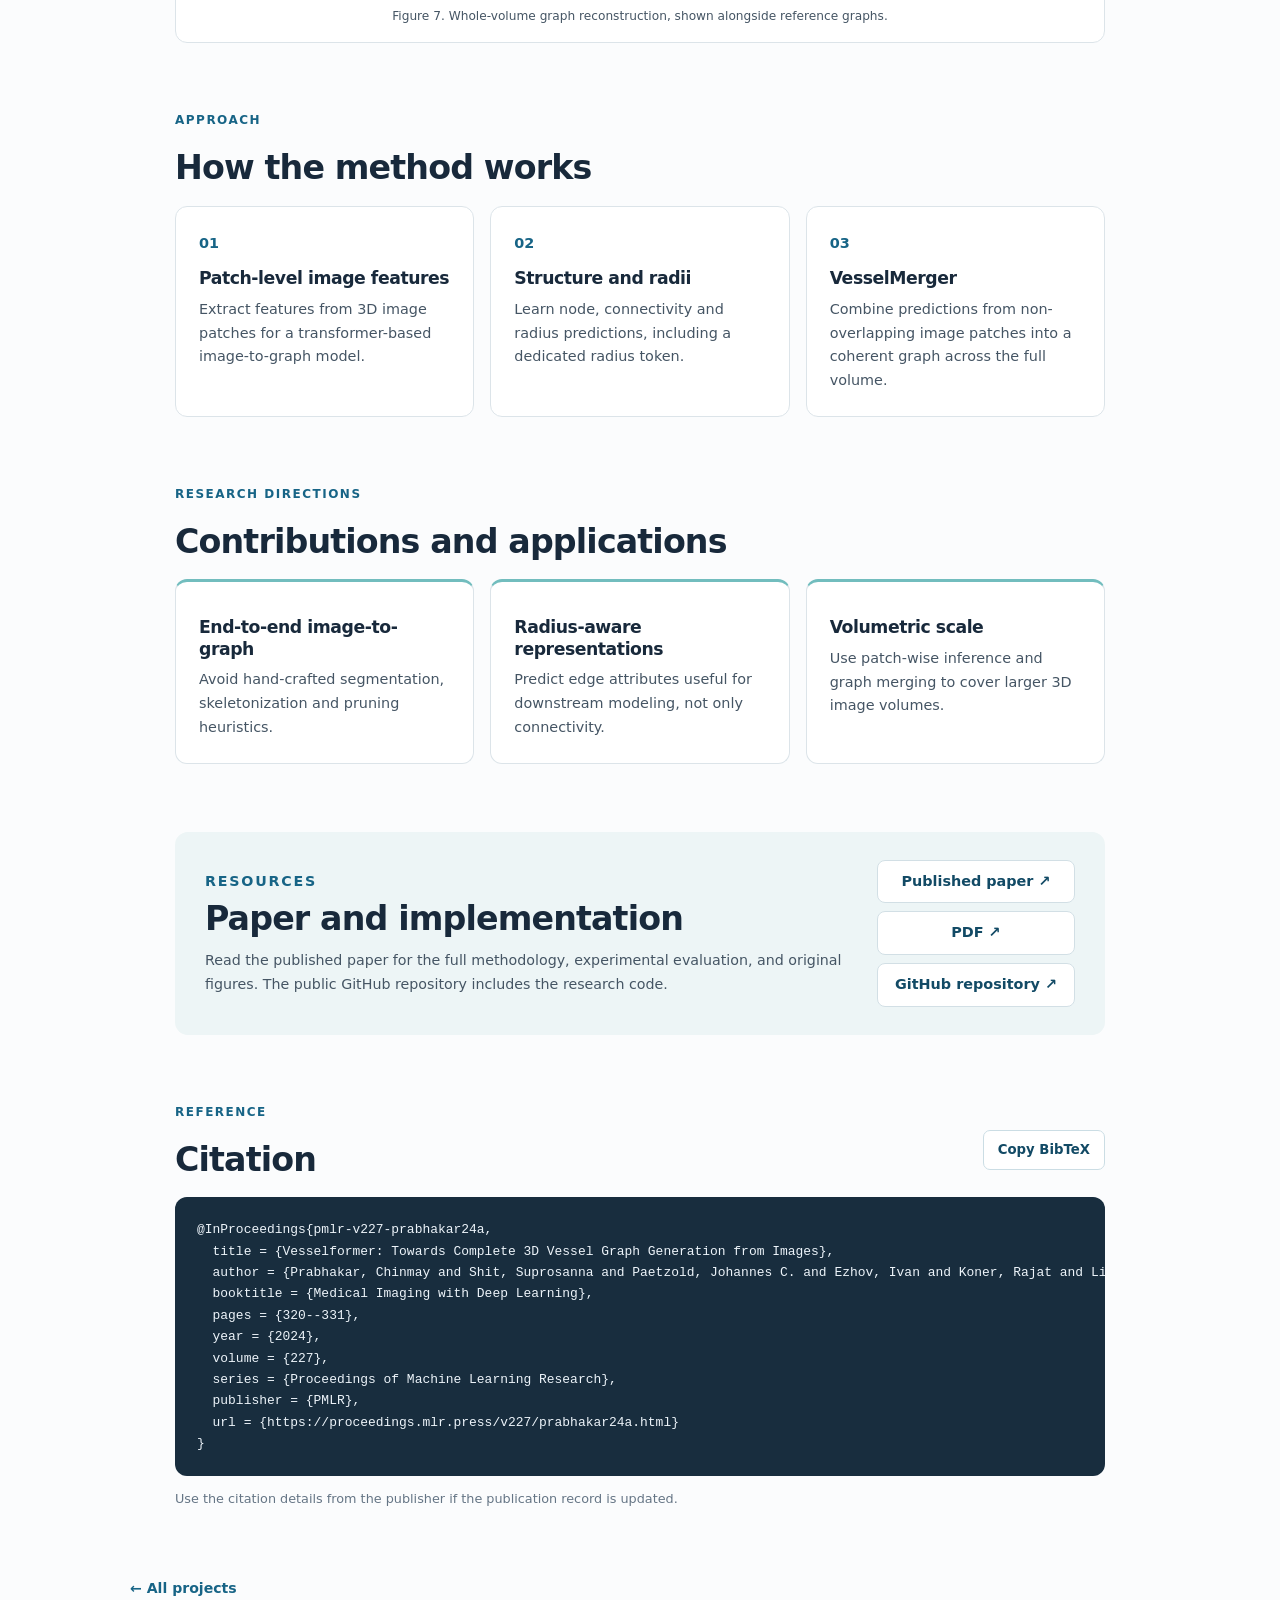
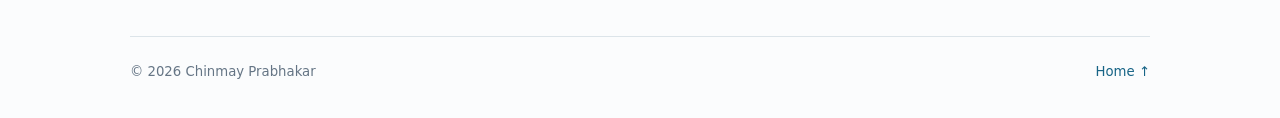
<file: projects/vesselformer/index.html>
<!DOCTYPE html>

<html lang="en">
<head>
<meta charset="utf-8"/>
<meta content="width=device-width, initial-scale=1" name="viewport"/>
<meta content="#f9fafb" name="theme-color"/>
<meta content="VesselFormer: Towards Complete 3D Vessel Graph Generation from Images — research project page and publication resources." name="description"/>
<meta content="VesselFormer | Research project" property="og:title"/>
<meta content="Directly recovering compact 3D vessel graphs and vessel radii from volumetric images, then combining patch-level graphs into a complete network." property="og:description"/>
<title>VesselFormer | Chinmay Prabhakar</title>
<link href="../../style.css?v=20261014originalfigures" rel="stylesheet"/>
</head>
<body>
<nav aria-label="Main navigation" class="nav wrap"><a class="brand" href="../../index.html">Chinmay Prabhakar<span class="brand-dot">.</span></a><div class="nav-links"><a href="../../index.html">Home</a><a href="../index.html">Projects</a><a href="../../index.html#publications">Publications</a><a href="#citation">Citation</a></div></nav>
<main class="wrap project-layout">
<header class="project-intro">
<p class="eyebrow">MIDL 2023 · PMLR Vol. 227</p>
<h1 class="miccai-title">VesselFormer</h1>
<p class="project-subtitle">Towards Complete 3D Vessel Graph Generation from Images</p>
<p class="project-authors"><a href="../../index.html">Chinmay Prabhakar</a> · Suprosanna Shit · Johannes C. Paetzold · Ivan Ezhov · Rajat Koner · Hongwei Li · Florian Sebastian Kofler · Bjoern Menze</p>
<div class="project-buttons"><a class="primary-button" href="https://proceedings.mlr.press/v227/prabhakar24a.html" rel="noopener noreferrer" target="_blank">Paper ↗</a><a href="https://proceedings.mlr.press/v227/prabhakar24a/prabhakar24a.pdf" rel="noopener noreferrer" target="_blank">PDF ↗</a><a href="https://github.com/chinmay5/vesselformer" rel="noopener noreferrer" target="_blank">Code ↗</a><a href="#citation">BibTeX ↓</a></div>
<p class="project-nav-papers">Presented at MIDL 2023; indexed in the PMLR 227 proceedings listing.</p>
</header>
<section aria-label="Original VesselFormer figures" class="project-overview"><p class="kicker">Original figure · Figure 2</p><div class="original-paper-figure"><div class="figure-frame"><img alt="Published VesselFormer Figure 2 showing the patch-wise graph extraction and VesselMerger pipeline" class="remote-image" decoding="async" loading="lazy" src="../../assets/papers/vesselformer/figure2_pipeline.png"/><div class="figure-error"><span>The figure preview could not be loaded.</span></div></div><p class="fig-caption">Figure 2. VesselFormer pipeline: image patches → graph patches → 8 sub-fields → complete vessel graph.</p></div></section>
<section class="project-content" id="overview"><p class="kicker">Overview</p><h2>Why this work matters</h2><p class="large-lead">Turning volumetric images into useful vascular graphs typically involves segmentation, skeletonization and graph pruning. VesselFormer instead learns to predict graph structure and radius-aware edge attributes directly from image content, then assembles patch-wise predictions into a full 3D graph.</p></section><section class="project-content original-figures-section"><p class="kicker">Figures from the paper</p><h2>Architecture and results</h2><div class="original-figure-gallery"><div class="original-paper-figure"><div class="figure-frame"><img alt="Published VesselFormer Figure 3 transformer architecture with object, relation and radius tokens" class="remote-image" decoding="async" loading="lazy" src="../../assets/papers/vesselformer/figure3_architecture.png"/><div class="figure-error"><span>The figure preview could not be loaded.</span></div></div><p class="fig-caption">Figure 3. VesselFormer architecture, including the dedicated radius token.</p></div><div class="original-paper-figure"><div class="figure-frame"><img alt="Published VesselFormer Figure 5 test-set qualitative results comparing reference and predicted radius-aware vessel graphs" class="remote-image" decoding="async" loading="lazy" src="../../assets/papers/vesselformer/figure5_results.png"/><div class="figure-error"><span>The figure preview could not be loaded.</span></div></div><p class="fig-caption">Figure 5. Qualitative comparison of reference and predicted vessel graphs.</p></div><div class="original-paper-figure"><div class="figure-frame"><img alt="Published VesselFormer Figure 7 whole-volume graph extraction qualitative results" class="remote-image" decoding="async" loading="lazy" src="../../assets/papers/vesselformer/figure7_volume_results.png"/><div class="figure-error"><span>The figure preview could not be loaded.</span></div></div><p class="fig-caption">Figure 7. Whole-volume graph reconstruction, shown alongside reference graphs.</p></div></div></section>
<section class="project-content"><p class="kicker">Approach</p><h2>How the method works</h2><div class="step-grid"><article><span>01</span><h3>Patch-level image features</h3><p>Extract features from 3D image patches for a transformer-based image-to-graph model.</p></article>
<article><span>02</span><h3>Structure and radii</h3><p>Learn node, connectivity and radius predictions, including a dedicated radius token.</p></article>
<article><span>03</span><h3>VesselMerger</h3><p>Combine predictions from non-overlapping image patches into a coherent graph across the full volume.</p></article></div></section>
<section class="project-content"><p class="kicker">Research directions</p><h2>Contributions and applications</h2><div class="step-grid simple"><article><h3>End-to-end image-to-graph</h3><p>Avoid hand-crafted segmentation, skeletonization and pruning heuristics.</p></article>
<article><h3>Radius-aware representations</h3><p>Predict edge attributes useful for downstream modeling, not only connectivity.</p></article>
<article><h3>Volumetric scale</h3><p>Use patch-wise inference and graph merging to cover larger 3D image volumes.</p></article></div></section>
<section class="project-content resources"><div><p class="kicker">Resources</p><h2>Paper and implementation</h2><p>Read the published paper for the full methodology, experimental evaluation, and original figures. The public GitHub repository includes the research code.</p></div><div class="resource-links"><a href="https://proceedings.mlr.press/v227/prabhakar24a.html" rel="noopener noreferrer" target="_blank">Published paper ↗</a><a href="https://proceedings.mlr.press/v227/prabhakar24a/prabhakar24a.pdf" rel="noopener noreferrer" target="_blank">PDF ↗</a><a href="https://github.com/chinmay5/vesselformer" rel="noopener noreferrer" target="_blank">GitHub repository ↗</a></div></section>
<section class="project-content citation" id="citation"><div class="citation-heading"><div><p class="kicker">Reference</p><h2>Citation</h2></div><button class="copy-button" id="copy-citation" type="button">Copy BibTeX</button></div><pre class="bibtex" id="bibtex"><code>@InProceedings{pmlr-v227-prabhakar24a,
  title = {Vesselformer: Towards Complete 3D Vessel Graph Generation from Images},
  author = {Prabhakar, Chinmay and Shit, Suprosanna and Paetzold, Johannes C. and Ezhov, Ivan and Koner, Rajat and Li, Hongwei and Kofler, Florian Sebastian and Menze, Bjoern},
  booktitle = {Medical Imaging with Deep Learning},
  pages = {320--331},
  year = {2024},
  volume = {227},
  series = {Proceedings of Machine Learning Research},
  publisher = {PMLR},
  url = {https://proceedings.mlr.press/v227/prabhakar24a.html}
}</code></pre><p class="citation-note">Use the citation details from the publisher if the publication record is updated.</p></section>
<p class="back-line"><a href="../index.html">← All projects</a></p>
</main>
<footer class="site-footer wrap"><span>© <span data-current-year="">2026</span> Chinmay Prabhakar</span><a href="../../index.html">Home ↑</a></footer>
<script>document.querySelectorAll('.remote-image').forEach(img=>{const frame=img.closest('.figure-frame');const fail=()=>frame?.classList.add('image-failed');const load=()=>frame?.classList.add('image-ready');img.addEventListener('error',fail);img.addEventListener('load',load);if(img.complete){if(img.naturalWidth)load();else fail()}});document.querySelectorAll('.portrait img').forEach(img=>{img.addEventListener('error',()=>img.closest('.portrait')?.classList.add('image-failed'));if(img.complete&&!img.naturalWidth)img.closest('.portrait')?.classList.add('image-failed')});document.querySelectorAll('[data-current-year]').forEach(el=>el.textContent=new Date().getFullYear());</script>
<script>document.getElementById('copy-citation').addEventListener('click',async function(){const el=document.querySelector('#bibtex code');const txt=el.textContent;try{await navigator.clipboard.writeText(txt);this.textContent='Copied';}catch(e){const sel=window.getSelection();const range=document.createRange();range.selectNodeContents(el);sel.removeAllRanges();sel.addRange(range);this.textContent='Select and copy';}})</script>
</body></html>
</file>
<file: style.css>
/* Personal academic website. Shared styles for homepage and project pages. */
:root { --ink:#18293b; --body:#455564; --muted:#657585; --accent:#176486; --accent-dark:#124a65; --paper:#fff; --bg:#fbfcfd; --line:#dce4e9; --soft:#f0f6f8; --highlight:#edf8f5; }
*{box-sizing:border-box}
html{scroll-behavior:smooth}
body{margin:0;background:var(--bg);color:var(--ink);font:16px/1.65 Inter,ui-sans-serif,system-ui,-apple-system,BlinkMacSystemFont,"Segoe UI",sans-serif;-webkit-font-smoothing:antialiased}
a{color:var(--accent);text-decoration:none}a:hover{text-decoration:underline}a:focus-visible,button:focus-visible,summary:focus-visible{outline:3px solid #43a8c9;outline-offset:3px}
img{max-width:100%;height:auto}
.wrap{width:min(100% - 48px,1020px);margin-inline:auto}
.nav{display:flex;align-items:center;justify-content:space-between;gap:24px;min-height:78px;border-bottom:1px solid var(--line)}
.brand{color:var(--ink);font-size:1rem;font-weight:750;white-space:nowrap;letter-spacing:-.025em}.brand:hover{text-decoration:none}.brand-dot{color:var(--accent)}
.nav-links{display:flex;flex-wrap:wrap;gap:8px 24px}.nav-links a{color:var(--body);font-size:.88rem;font-weight:550}.nav-links a:hover,.nav-links a[aria-current="page"]{color:var(--accent)}
h1,h2,h3{letter-spacing:-.026em;line-height:1.25}h1{font-size:clamp(2.5rem,5vw,3.9rem)}h2{font-size:clamp(1.65rem,2.6vw,2.15rem)}h3{font-size:1.16rem}
p{margin:0 0 1rem}.eyebrow,.kicker{font-size:.75rem;font-weight:760;letter-spacing:.125em;text-transform:uppercase;color:var(--accent)}
.hero{display:grid;grid-template-columns:minmax(0,1fr) 212px;gap:60px;align-items:center;padding:65px 0 72px;border-bottom:1px solid var(--line)}.hero h1{margin:11px 0 16px}.hero-copy>p{max-width:665px;color:var(--body)}.hero-tagline{font-size:1.14rem;font-weight:600;line-height:1.45;color:var(--ink)!important}
.profile-links{display:flex;flex-wrap:wrap;gap:6px 18px;margin-top:24px}.profile-links a{font-size:.89rem;font-weight:650}
.portrait{position:relative;width:208px;height:208px;background:#e6f0f4;border-radius:18px;overflow:hidden;box-shadow:0 12px 35px rgba(25,50,75,.08)}.portrait img{width:100%;height:100%;object-fit:cover;position:relative;z-index:2}.portrait-initials{position:absolute;inset:0;display:flex;align-items:center;justify-content:center;color:#6391a0;font-weight:700;font-size:3rem;letter-spacing:-.06em}.portrait.image-failed img{display:none}
.section{margin:60px 0 75px;scroll-margin-top:24px}.section-heading{display:flex;align-items:end;justify-content:space-between;gap:20px;margin-bottom:22px}.section-heading .kicker{margin:0 0 6px}.section-heading h2{margin:0}.text-link{font-size:.86rem;font-weight:650;white-space:nowrap}.section-aside{color:var(--muted);font-size:.84rem;margin:0;max-width:245px;text-align:right}
.venue-line{font-size:.83rem;letter-spacing:.04em;font-weight:700;color:var(--accent);margin:0 0 14px}.highlight-label{display:inline-block;font-size:.73rem;letter-spacing:normal;font-weight:710;padding:3px 9px;border-radius:6px;background:#fff4db;color:#8c5d08;vertical-align:middle;margin-left:4px}
.featured-work{border:1px solid #d6e4e6;border-radius:17px;overflow:hidden;display:grid;grid-template-columns:minmax(0,.9fr) minmax(0,1.1fr);background:var(--paper);box-shadow:0 7px 20px rgba(20,45,65,.035)}.featured-main{padding:32px}.featured-main h3{font-size:1.32rem;line-height:1.4;margin:0 0 15px}.featured-main>p:not(.venue-line){font-size:.94rem;color:var(--body)}.featured-figure{padding:18px;background:#f4f9f8;display:flex;flex-direction:column;justify-content:center;min-width:0}.featured-figure .figure-frame{min-height:225px;max-height:325px}.featured-figure .remote-image{max-height:300px}
.figure-frame{background:white;display:flex;align-items:center;justify-content:center;position:relative;min-width:0;border-radius:9px;overflow:hidden}.figure-frame .remote-image{display:block;max-height:560px;width:100%;height:auto;object-fit:contain}.figure-error{display:flex;position:absolute;inset:0;flex-direction:column;justify-content:center;align-items:center;gap:12px;min-height:180px;padding:28px;text-align:center;color:var(--muted);font-size:.9rem}.figure-error a{font-size:.84rem;font-weight:700}.figure-frame .remote-image{opacity:0;position:relative;z-index:1}.figure-frame.image-ready .remote-image{opacity:1}.figure-frame.image-ready .figure-error{display:none}.figure-frame.image-failed .remote-image{display:none}.fig-caption{font-size:.76rem;color:var(--muted);margin:10px 0 0;text-align:center}
.chips{display:flex;flex-wrap:wrap;gap:8px;margin-top:18px}.chip{border:1px solid #d2dfe5;border-radius:7px;padding:6px 11px;background:#fff;font-weight:650;font-size:.81rem;color:var(--accent-dark)}.chip:hover{text-decoration:none;background:#eef7f7}.chip-filled{background:var(--accent-dark);border-color:var(--accent-dark);color:#fff}.chip-filled:hover{color:#fff;background:var(--accent)}
.publication-list{display:grid;gap:14px}.publication{border:1px solid var(--line);background:var(--paper);border-radius:13px;padding:24px 27px}.publication h3{margin:8px 0 9px;font-size:1.12rem;line-height:1.43}.publication h3 a{color:var(--ink)}.publication h3 a:hover{color:var(--accent)}.pub-meta{display:flex;align-items:center;flex-wrap:wrap;gap:9px;color:var(--accent);text-transform:uppercase;font-size:.75rem;font-weight:740;letter-spacing:.06em}.pub-year{margin-left:auto;color:var(--muted)}.pub-description{color:var(--body);font-size:.9rem;margin-bottom:7px}.authors{font-size:.85rem;color:var(--muted);margin:0}.publication .chips{margin-top:12px}
.preview{margin-top:18px;border-top:1px solid var(--line)}.preview summary{display:flex;align-items:center;justify-content:space-between;gap:16px;padding-top:14px;cursor:pointer;font-weight:680;font-size:.87rem;color:var(--accent);list-style:none}.preview summary::-webkit-details-marker{display:none}.preview summary .plus{font-size:1.2rem;line-height:1}.preview[open] summary .plus{transform:rotate(45deg)}.preview .figure-frame{margin-top:15px;border:1px solid var(--line);padding:12px}.preview .remote-image{max-height:430px}
.background-grid{display:grid;gap:26px}.background-section h2{font-size:1.27rem;margin:0 0 14px}.timeline{display:grid;gap:0;border-top:1px solid var(--line)}.timeline-item{display:grid;grid-template-columns:145px minmax(0,1fr);gap:17px;padding:13px 0;border-bottom:1px solid var(--line)}.timeline-year{color:var(--muted);font-size:.85rem}.timeline-item h3{font-size:.95rem;margin:0 0 3px}.timeline-item p{font-size:.85rem;color:var(--body);margin:0}
.site-footer{border-top:1px solid var(--line);padding:24px 0 35px;display:flex;justify-content:space-between;gap:16px;color:var(--muted);font-size:.83rem}
/* Project directory */
.subpage{min-height:65vh}.page-title{padding:65px 0 35px;max-width:720px}.page-title h1{margin:6px 0 14px}.page-title>p:last-child{color:var(--body)}.project-tile{display:grid;grid-template-columns:minmax(0,1fr) minmax(0,.95fr);gap:30px;padding:28px;background:white;border:1px solid var(--line);border-radius:15px;align-items:center}.project-tile h2{margin:0 0 10px}.project-tile h2 a{color:var(--ink)}.project-tile-copy>p:not(.venue-line){font-size:.94rem;color:var(--body)}.project-tile-image{background:#f1f7f8;padding:14px;min-height:230px}
.back-line{margin:35px 0;font-size:.88rem;font-weight:680}
/* Individual project */
.project-layout{max-width:1020px}.project-intro{text-align:center;max-width:920px;margin:63px auto 30px}.project-intro h1{font-size:clamp(3rem,8vw,5rem);margin:10px 0}.project-subtitle{font-size:clamp(1.2rem,2.6vw,1.62rem);line-height:1.42;font-weight:600;color:var(--body);max-width:820px;margin:0 auto 18px}.project-authors{font-size:.9rem;color:var(--muted);max-width:820px;margin:0 auto;line-height:1.9}.project-authors a{font-weight:650}.project-buttons{display:flex;justify-content:center;flex-wrap:wrap;gap:9px;margin-top:24px}.project-buttons a,.resource-links a{border:1px solid #d2dfe5;border-radius:8px;padding:9px 17px;background:white;color:var(--accent-dark);font-size:.9rem;font-weight:670}.project-buttons a:hover,.resource-links a:hover{text-decoration:none;background:#eaf4f6}.project-buttons a.primary-button{background:var(--accent-dark);border-color:var(--accent-dark);color:white}.project-buttons a.primary-button:hover{background:var(--accent)}
.project-overview{background:white;border-radius:15px;border:1px solid var(--line);padding:20px;margin:48px 0 68px;box-shadow:0 8px 30px rgba(20,45,65,.035)}.project-overview .figure-frame{min-height:280px}.project-overview .remote-image{max-height:670px}.project-content{margin:0 auto 68px;max-width:930px}.project-content h2{margin:4px 0 17px}.project-content p:not(.kicker):not(.citation-note){color:var(--body)}.large-lead{font-size:1.16rem;line-height:1.78}.step-grid{display:grid;grid-template-columns:repeat(3,minmax(0,1fr));gap:16px}.step-grid article{padding:23px;border:1px solid var(--line);border-radius:12px;background:white}.step-grid article span{color:var(--accent);font-weight:780;font-size:.9rem}.step-grid h3{margin:12px 0 8px;font-size:1.08rem}.step-grid p{font-size:.9rem;margin:0}.step-grid.simple article{border-top:3px solid #72bdbe}
.resources{display:flex;align-items:center;justify-content:space-between;gap:32px;padding:28px 30px;border-radius:13px;background:#edf5f6}.resources h2{margin:4px 0 10px}.resources p{font-size:.89rem;margin:0;max-width:650px}.resource-links{display:grid;gap:8px;flex:none}.resource-links a{white-space:nowrap;text-align:center}
.citation-heading{display:flex;align-items:center;justify-content:space-between;gap:10px}.copy-button{cursor:pointer;font:inherit;color:var(--accent-dark);font-size:.83rem;font-weight:680;border:1px solid #cbdde4;border-radius:7px;background:white;padding:8px 14px}.bibtex{margin:0;background:#182d3e;color:#edf4fa;border-radius:12px;overflow-x:auto;white-space:pre;line-height:1.65;padding:22px;font-size:.81rem}.bibtex code{font-family:ui-monospace,SFMono-Regular,Consolas,monospace}.citation-note{color:var(--muted);font-size:.8rem;margin-top:12px}
@media (max-width:760px){.wrap{width:min(100% - 32px,1020px)}.nav{align-items:flex-start;flex-direction:column;gap:7px;padding:17px 0;min-height:0}.nav-links{gap:7px 19px}.hero{grid-template-columns:minmax(0,1fr) 155px;gap:22px;padding:43px 0}.portrait{width:155px;height:155px}.section{margin:48px 0}.featured-work{grid-template-columns:1fr}.featured-main{padding:25px}.featured-figure{padding:15px}.featured-figure .figure-frame{min-height:165px}.project-tile{grid-template-columns:1fr}.resources{flex-direction:column;align-items:stretch}.resource-links{display:flex;flex-wrap:wrap}.project-overview{margin:35px 0 52px}.project-intro{margin:45px auto 20px}}
@media (max-width:570px){body{font-size:15px}.nav-links a{font-size:.83rem}.hero{display:flex;flex-direction:column-reverse;align-items:flex-start}.hero h1{font-size:2.65rem}.portrait{width:135px;height:135px}.hero-tagline{font-size:1.06rem}.section-heading{align-items:flex-start;flex-direction:column;gap:9px}.section-aside{text-align:left}.publication{padding:19px}.timeline-item{grid-template-columns:1fr;gap:4px}.pub-year{margin-left:0}.step-grid{grid-template-columns:1fr}.project-intro h1{font-size:3.45rem}.project-overview{padding:12px}.project-buttons{gap:7px}.project-buttons a{padding:8px 12px}.citation-heading{align-items:flex-start}.bibtex{font-size:.73rem;padding:16px}}
@media (prefers-reduced-motion:reduce){html{scroll-behavior:auto}}

/* MICCAI project pages and project directory additions */
.project-tile + .project-tile{margin-top:20px}
.project-tile-copy .tile-long-title{font-weight:600;color:var(--ink);margin:0 0 7px}
.project-tile-visual{min-width:0;background:#f2f8f8;border-radius:10px;padding:15px}
.project-tile-visual .figure-frame{min-height:220px}
.project-tile-visual .remote-image{max-height:320px}
.project-intro h1.miccai-title{font-size:clamp(2.25rem,5.2vw,3.8rem);line-height:1.12;max-width:870px;margin-left:auto;margin-right:auto}
.result-visual .figure-frame{padding:12px;border:1px solid var(--line);min-height:230px}
.result-visual .remote-image{max-height:650px}
/* Conceptual workflow for the MICCAI 2023 work, clearly not represented as an original publication figure */
.research-flow{display:flex;align-items:stretch;gap:7px;padding:24px 17px;border-radius:14px;background:linear-gradient(140deg,#f0f8f8,#e5f2f5);border:1px solid #d6e7eb}
.research-flow .flow-step{flex:1 1 0;min-width:0;display:flex;flex-direction:column;align-items:center;justify-content:center;gap:6px;padding:16px 7px;text-align:center;background:white;border:1px solid #d6e4e8;border-radius:10px}
.flow-step strong{font-size:.85rem;line-height:1.3;color:var(--ink)}
.flow-step>span:last-child{font-size:.71rem;line-height:1.4;color:var(--muted)}
.flow-icon{font-size:2rem;font-weight:650;color:var(--accent);line-height:1.3}
.flow-arrow{align-self:center;flex:none;color:#478a98;font-size:1.3rem}
.research-flow.is-compact{padding:13px 8px;gap:3px}
.research-flow.is-compact .flow-step{padding:12px 4px}
.research-flow.is-compact .flow-step strong{font-size:.7rem}
.research-flow.is-compact .flow-step>span:last-child{font-size:.65rem}
.research-flow.is-compact .flow-icon{font-size:1.35rem}
.research-flow.is-compact .flow-arrow{font-size:.8rem}
.preview .research-flow{margin-top:17px}
.evidence-panel>.citation-note{margin-top:12px;color:var(--muted)!important}
.metric-row{display:grid;grid-template-columns:repeat(2,minmax(0,1fr));gap:15px;margin-top:17px}
.metric-row article{background:#fff;border:1px solid var(--line);border-radius:12px;padding:20px;display:flex;flex-direction:column;gap:2px}
.metric-row strong{font-size:2.35rem;color:var(--accent-dark);line-height:1.3}
.metric-row span{color:var(--muted);font-size:.85rem}
.metric-row .metric-label{color:var(--ink);font-size:.84rem;font-weight:700}
@media(max-width:940px){.research-flow{flex-wrap:wrap;gap:8px}.research-flow .flow-step{flex:1 1 25%;min-width:140px}.research-flow .flow-arrow{display:none}}
@media(max-width:570px){.research-flow{padding:12px;display:grid;grid-template-columns:1fr;gap:7px}.research-flow .flow-step{flex:auto;min-width:0}.research-flow .flow-arrow{display:none}.research-flow.is-compact{display:grid;grid-template-columns:1fr;gap:6px}.research-flow.is-compact .flow-step{padding:10px}.metric-row{grid-template-columns:1fr}.project-tile-visual{padding:9px}}

/* Balanced research portfolio layout */
.hero{border-bottom:0;padding-bottom:38px}
#publications{margin-top:5px}
.project-tile .research-flow{min-width:0}
.project-tile .research-flow.is-compact{background:linear-gradient(135deg,#eef8fa,#f6f8ff);min-height:200px;align-items:center}
.project-tile .research-flow.is-compact .flow-step{background:#fff}
.research-flow.vesselformer-flow{background:linear-gradient(120deg,#f0f7fb,#edf8f4)}
.research-flow.vitae-flow{background:linear-gradient(120deg,#f3f6fd,#edf8f9)}
.research-flow .flow-step .flow-icon{font-family:Inter,ui-sans-serif,system-ui,sans-serif}
.research-flow .flow-step strong{overflow-wrap:break-word}
.research-flow .flow-step{word-break:normal}
.paper-method-note{margin:14px 0 0;color:var(--muted);font-size:.83rem;text-align:center}
.project-method-detail{border:1px solid var(--line);border-radius:12px;background:#fff;padding:22px 25px;margin-top:18px}
.project-method-detail h3{margin:0 0 8px;font-size:1.01rem}
.project-method-detail p{margin:0;font-size:.91rem}
.project-nav-papers{margin:16px auto 0;text-align:center;font-size:.83rem;color:var(--muted)}
.project-nav-papers a{font-weight:650}
@media(max-width:760px){.hero{padding-bottom:30px}.project-tile .research-flow.is-compact{min-height:auto}}

/* Published paper figures */
.pdf-figure-embed { overflow:hidden; border-radius:10px; border:1px solid var(--line); background:#fff; }
.pdf-figure-embed object { width:100%; height:490px; display:block; }
.pdf-preview-block {margin-top:18px;}
.pdf-preview-block .pdf-figure-embed object { height:420px; }
.pdf-tile {min-height:210px;display:flex;flex-direction:column;justify-content:center;align-items:center;gap:16px;padding:25px;background:#f5f9fb;border:1px solid var(--line);border-radius:10px;text-align:center;}
.pdf-tile p {font-weight:750;color:var(--ink);margin:0;}
.pdf-tile a {font-weight:700;}
.inline-figure-block { margin-top:18px; }
.inline-figure-block .figure-frame {min-height:190px;padding:12px;border:1px solid var(--line);}
.inline-figure-block .remote-image {max-height:440px;}
.pdf-overview .kicker {margin:0 0 15px;}
@media(max-width:570px) {.pdf-figure-embed object {height:360px;} .pdf-preview-block .pdf-figure-embed object{height:310px;}}

/* Original figures cropped directly from the published VesselFormer PDF. */
.original-figure-gallery {display:grid;grid-template-columns:1fr;gap:28px}
.original-figure-gallery .original-paper-figure {padding:16px;border:1px solid var(--line);border-radius:12px;background:var(--paper,#fff)}
.original-figure-gallery .figure-frame {min-height:160px}
.original-figure-gallery .remote-image {max-height:720px}
.project-tile-visual .original-paper-figure .figure-frame {min-height:110px}
.original-paper-figure .figure-frame {min-height:130px}
@media (max-width:570px) {.original-figure-gallery .original-paper-figure {padding:9px}}

/* Original MICCAI 2023 paper figures, locally served as image assets. */
.project-tile-visual .original-paper-figure .figure-frame{min-height:120px}
.original-figures-section>.original-figure-gallery{display:grid;grid-template-columns:1fr;gap:24px;margin-top:24px}
.original-figures-section .original-paper-figure{border:1px solid var(--line);background:#fff;border-radius:12px;padding:16px}
.original-figures-section .figure-frame{min-height:180px}
@media(max-width:570px){.original-figures-section .original-paper-figure{padding:10px}}
</file>
